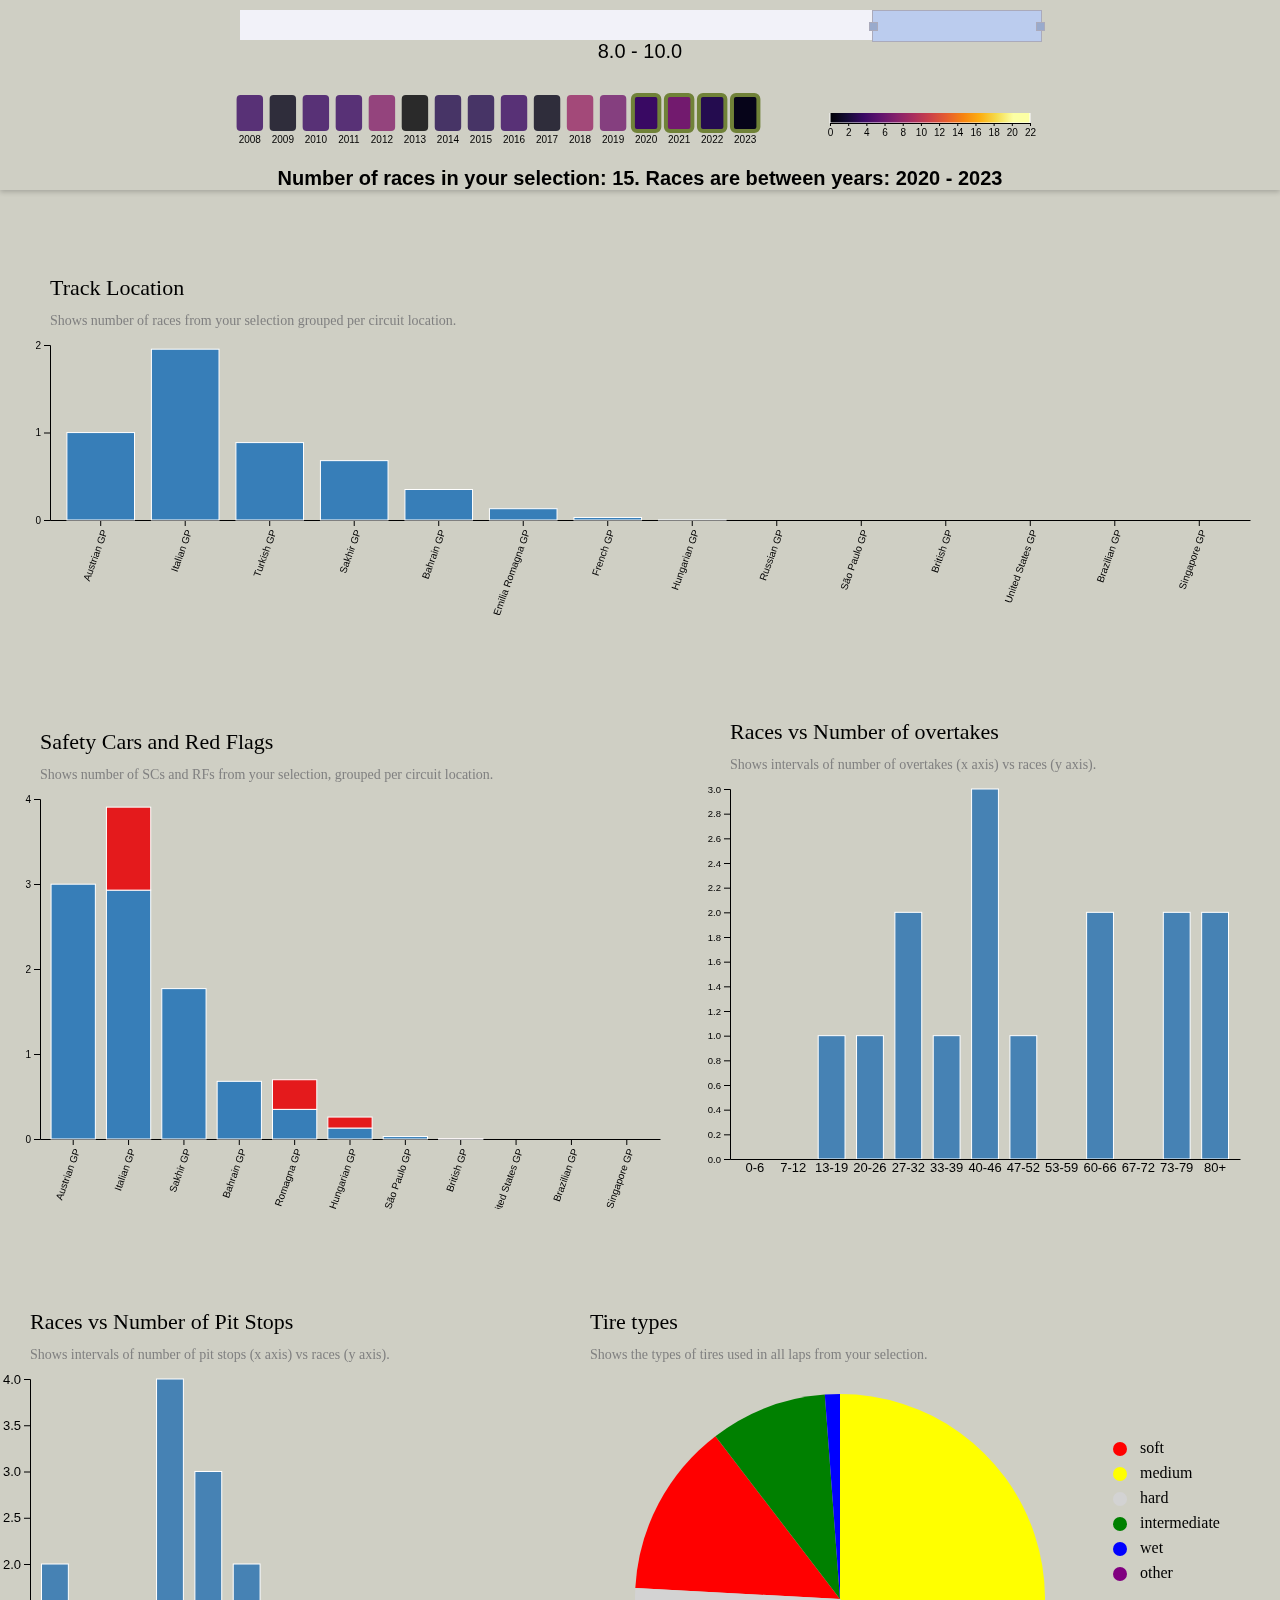
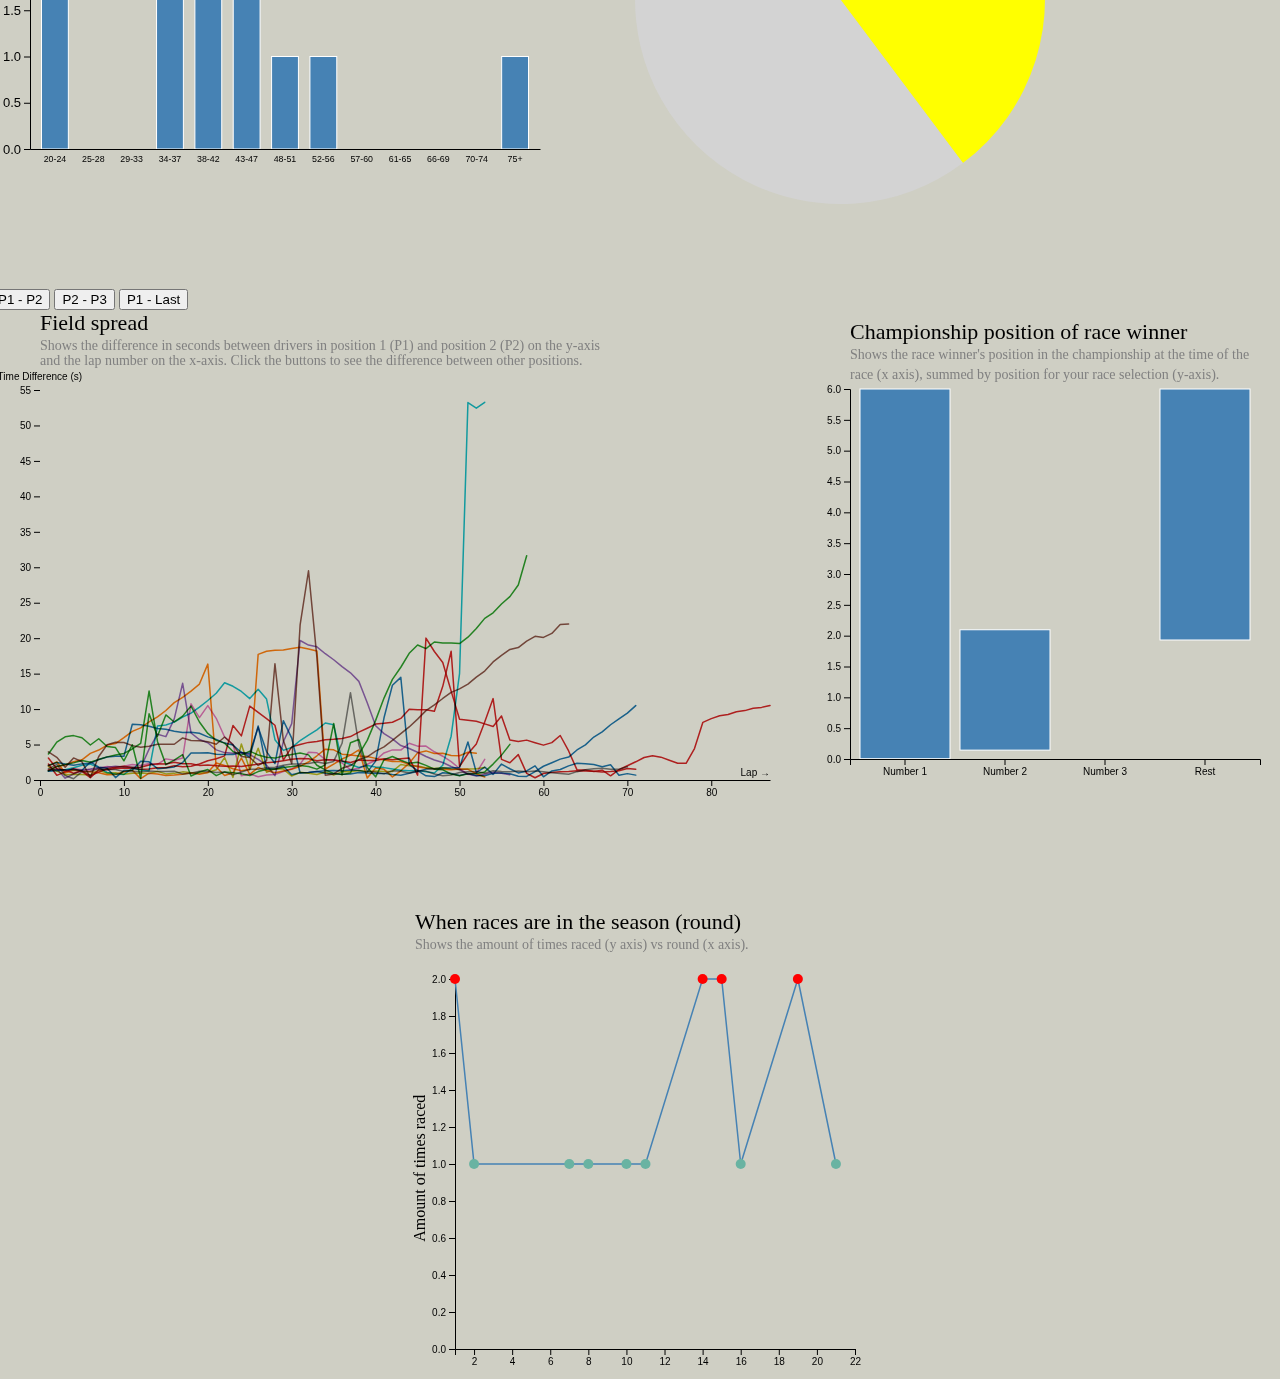
<file: index.html>
<!DOCTYPE html>

<head>
    <meta charset="utf-8" />

    <meta http-equiv="Content-Type" content="text/html; charset=#CHARSET" />
    <!-- Dependencies -->
    <script type="text/javascript" src="http://d3js.org/d3.v3.min.js"></script>
    <script src="http://d3js.org/d3.v3.min.js"></script>
    <script>
        d3v3 = d3;
        window.d3 = null;
    </script>
    <script src="js/d3.v7.min.js"></script>
    <script src="js/slider.js"></script>
    <script src="js/script.js"></script>
    <script src="js/year-picker.js"></script>
    <script src="js/safety.js"></script>
    <script src="js/field-spread.js"></script>
    <script src="js/overtakes.js"></script>
    <script src="js/pitstops.js"></script>
    <script src="js/tire-types.js"></script>
    <script src="js/dnf.js"></script>
    <script src="js/winner-champ-pos.js"></script>
    <script src="js/races-when.js"></script>
    <script src="js/track-location.js"></script>

    <!-- Stylesheets -->
    <link rel="stylesheet" href="style.css" />
</head>

<body>
    <div id="sticky-header">
        <div id="header-container">
            <div style="width: 80%">
                <div id="slider-container"></div>
            </div>
            <div id="range-label"></div>
            <div id="year-picker"></div>
            <div id="current-races-count">
                Number of races in your selection: . Races are between:
            </div>
        </div>
    </div>

    <div id="warning">
        There are no races in your selection! Please select a bigger ratings
        interval!
    </div>

    <div id="main-container">
        <div style="text-align: center; margin-top: 70px">
            <div id="track_location"></div>
        </div>
        <div class="grid-container">
            <div class="row-container">
                <div>
                    <div id="safety_stackedbarchart"></div>
                </div>
                <div id="overtakes">
                    <div id="tooltip"></div>
                </div>
            </div>
            <div class="row-container">
                <div id="pitstops">
                    <div id="tooltip"></div>
                </div>
                <div id="pie-chart">
                    <div id="tire-types"></div>
                    <div id="pie-legend"></div>
                </div>
            </div>

            <div class="row-container">
                <div id="time_diffs-container">
                    <div id="buttons-container">
                        <button id="btn-p1-p2">P1 - P2</button>
                        <button id="btn-p2-p3">P2 - P3</button>
                        <button id="btn-p1-last">P1 - Last</button>
                    </div>
                    <div id="time_diffs"></div>
                </div>
                <div id="winner-champ-pos"></div>
            </div>
            <div class="row-container">
                <div id="races-when"></div>
                <div style="width: 50%">
                    <div id="dnf"></div>
                </div>
            </div>
        </div>
    </div>
</body>
</file>
<file: style.css>
html {
    align-items: center;
    display: flex;
    flex-direction: column;
    justify-content: center;
}

body {
    margin: 0;
    padding: 0;
}

body,
#main-container {
    display: flex;
    flex-direction: column;
    justify-content: space-between;
    align-items: center;
    /* background-color: #b2beb5; */
    background-color: #cfcfc4;
    width: 1500px;
}

#warning {
    color: red;
    display: none;
}

.slider-container {
    background-color: #f2f2f9;
    /* background-color: #f2f2f9; */
    /* background-color: #36454F; */
    /* background-color: #A9A9A9; */
}

#slider-container {
    /* position: relative; */
    height: 30px;
    background-color: #eeeef5;
}

.slider {
    position: absolute;
    border: 1px solid #aab;
    background: #bce;
    height: 100%;
    width: 58px;
    top: 0px;
    cursor: move;
    /*margin:-0.5px;*/
}

.slider .handle {
    position: absolute;
    height: 9px;
    width: 9px;
    border: 1px solid #aab;
    background: #9ac;

    /* Support for bootstrap */
    box-sizing: border-box;
    -moz-box-sizing: border-box;
    -webkit-box-sizing: border-box;
}

.slider .EE {
    right: -4px;
    cursor: e-resize;
}

.slider .WW {
    cursor: w-resize;
    left: -4px;
}

.slider .EE,
.slider .WW {
    top: 50%;
    margin-top: -4px;
}

.play-container .button {
    fill-opacity: 0;
    stroke: #aab;
    stroke-width: 1.6;
}

.play-container .play,
.play-container .stop {
    fill: #bce;
    stroke: #aab;
    stroke-width: 1;
}

#range-label {
    text-align: center;
    font-size: 20px;
}

#chart {
    display: block;
    margin: 20px auto 0;
    height: 400px;
    width: 400px;
}

.bar {
    fill: steelblue;
}

.flex-container {
    display: flex;
    flex-wrap: nowrap;
}

#pie-chart {
    display: flex;
    /* margin: 0 auto; */
}

#pie-legend {
    max-width: 40%;
}
#tire-types {
    flex: 1;
}

#sticky-header {
    width: 100vw;
    background-color: #cfcfc4;
    box-shadow: 0px 2px 5px rgba(0, 0, 0, 0.2);
    display: flex;
    justify-content: center;
    position: -webkit-sticky;
    position: sticky;
    margin-bottom: 5px;
    top: 0;
    padding-top: 10px;
}

#header-container {
    width: 1000px;
    /* background-color: #cfcfc4; */

    display: flex;
    flex-flow: column;
    justify-content: center;
    align-items: center;

    font-family: 'Arial', sans-serif; /* Change font family */
}

.grid-container {
    /* display: grid;
    grid-template-columns: repeat(2, 1fr);
    grid-gap: 10px; */
    display: flex;
    flex-direction: column;
    justify-content: center;
    align-items: center;

}

.row-container {
    display: flex;
    flex-direction: row;
    justify-content: center;
    align-items: flex-start;
    /* width: 1900px; */
    margin-top: 90px;
    height: 500px;
}

.grid-item {
    /* border: 1px solid black; */
    padding: 10px;
}

#chart {
    max-width: 100%;
    overflow: auto;
}

text {
    pointer-events: none;
}

.grandparent text {
    font-weight: bold;
    font-family: "sans-serif";
    font-size: 20px;
}

rect {
    stroke: #fff;
    stroke-width: 1px;
}

rect.parent,
.grandparent rect {
    stroke-width: 2px;
}

.grandparent:hover rect {
    fill: darkgrey;
}

.children rect.parent,
.grandparent rect {
    cursor: pointer;
}

.children rect.child {
    opacity: 0;
}

.children:hover rect.child {
    opacity: 1;
    stroke-width: 1px;
}

.children:hover rect.parent {
    opacity: 0;
}

.legend {
    margin-bottom: 8px !important;
}

.legend rect {
    stroke-width: 0px;
}

.legend text {
    text-anchor: middle;
    pointer-events: auto;
    font-size: 15px;
    font-family: "sans-serif";
    fill: black;
}

.form-group {
    text-align: left;
}

.textdiv {
    font-family: "sans-serif";
    font-size: 14px;
    padding: 6px;
    cursor: pointer;
    overflow: none;
}

.textdiv .title {
    font-size: 102%;
    font-weight: bold;
    margin-top: 4px;
    font-size: 16px;
}

.textdiv p {
    line-height: 13px;
    margin: 0 0 4px;
    padding: 0px;
    font-size: 15px;
}

#current-races-count {
    font-size: 20px;
    font-weight: bold;
}

.time_diffs-container {
    display: flex;
    flex-direction: column;
    justify-content: center;
    align-items: center;
}
</file>
